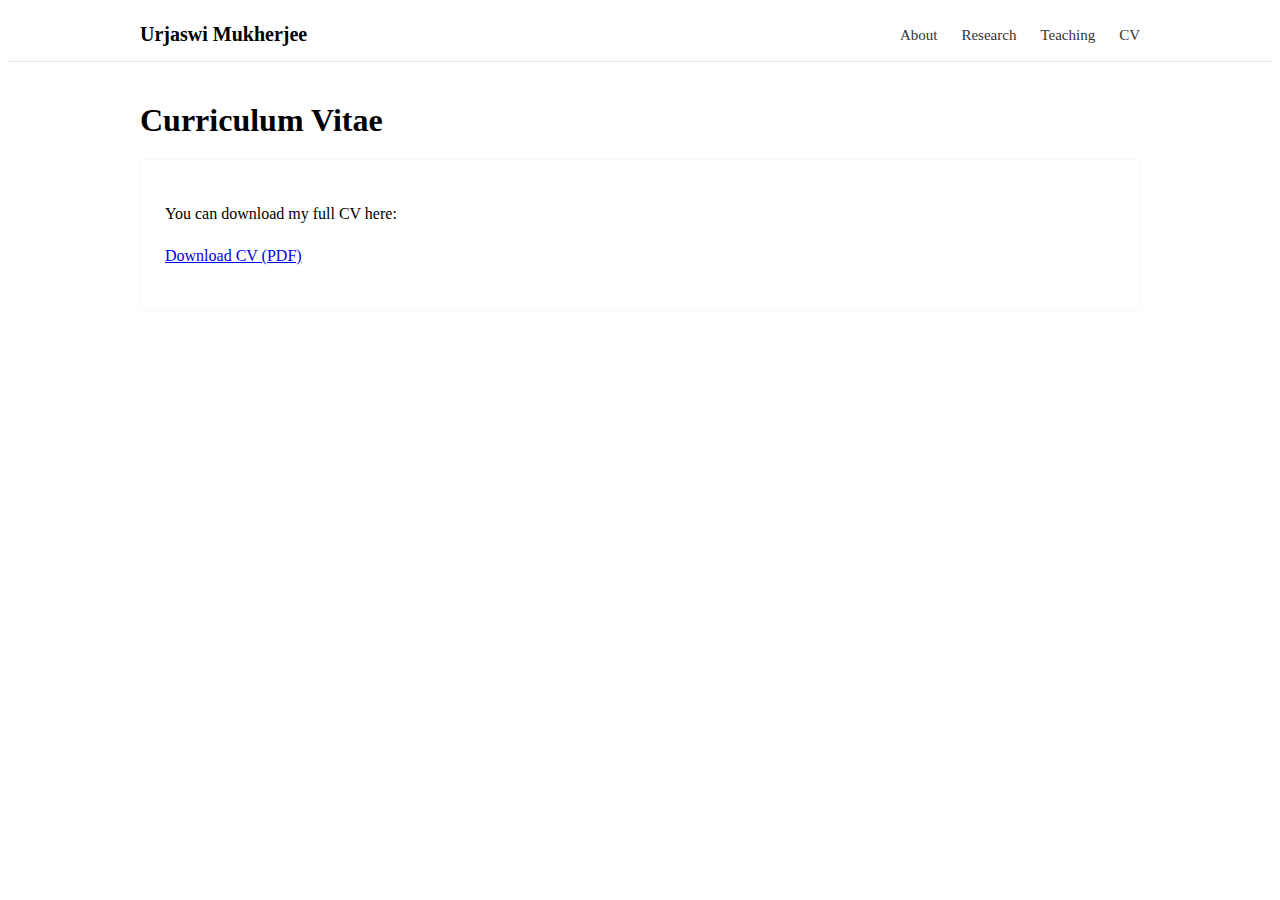
<file: cv.html>
<!DOCTYPE html>
<html lang="en">
<head>
  <meta charset="UTF-8" />
  <title>CV | Urjaswi Mukherjee</title>
  <meta name="viewport" content="width=device-width, initial-scale=1" />
  <link rel="stylesheet" href="style.css" />
</head>
<body>

<header>
  <div class="navbar">
    <div class="nav-left">Urjaswi Mukherjee</div>
    <div class="nav-right">
      <a href="index.html">About</a>
      <a href="research.html">Research</a>
      <a href="teaching.html">Teaching</a>
      <a href="cv.html">CV</a>
    </div>
  </div>
</header>

<div class="main">
  <h1>Curriculum Vitae</h1>

  <div class="content-box">
    <p>
      You can download my full CV here:
    </p>
    <p>
      <!-- Upload cv.pdf to the repository -->
      <a href="cv.pdf" target="_blank">Download CV (PDF)</a>
    </p>
  </div>
</div>

</body>
</html>
</file>
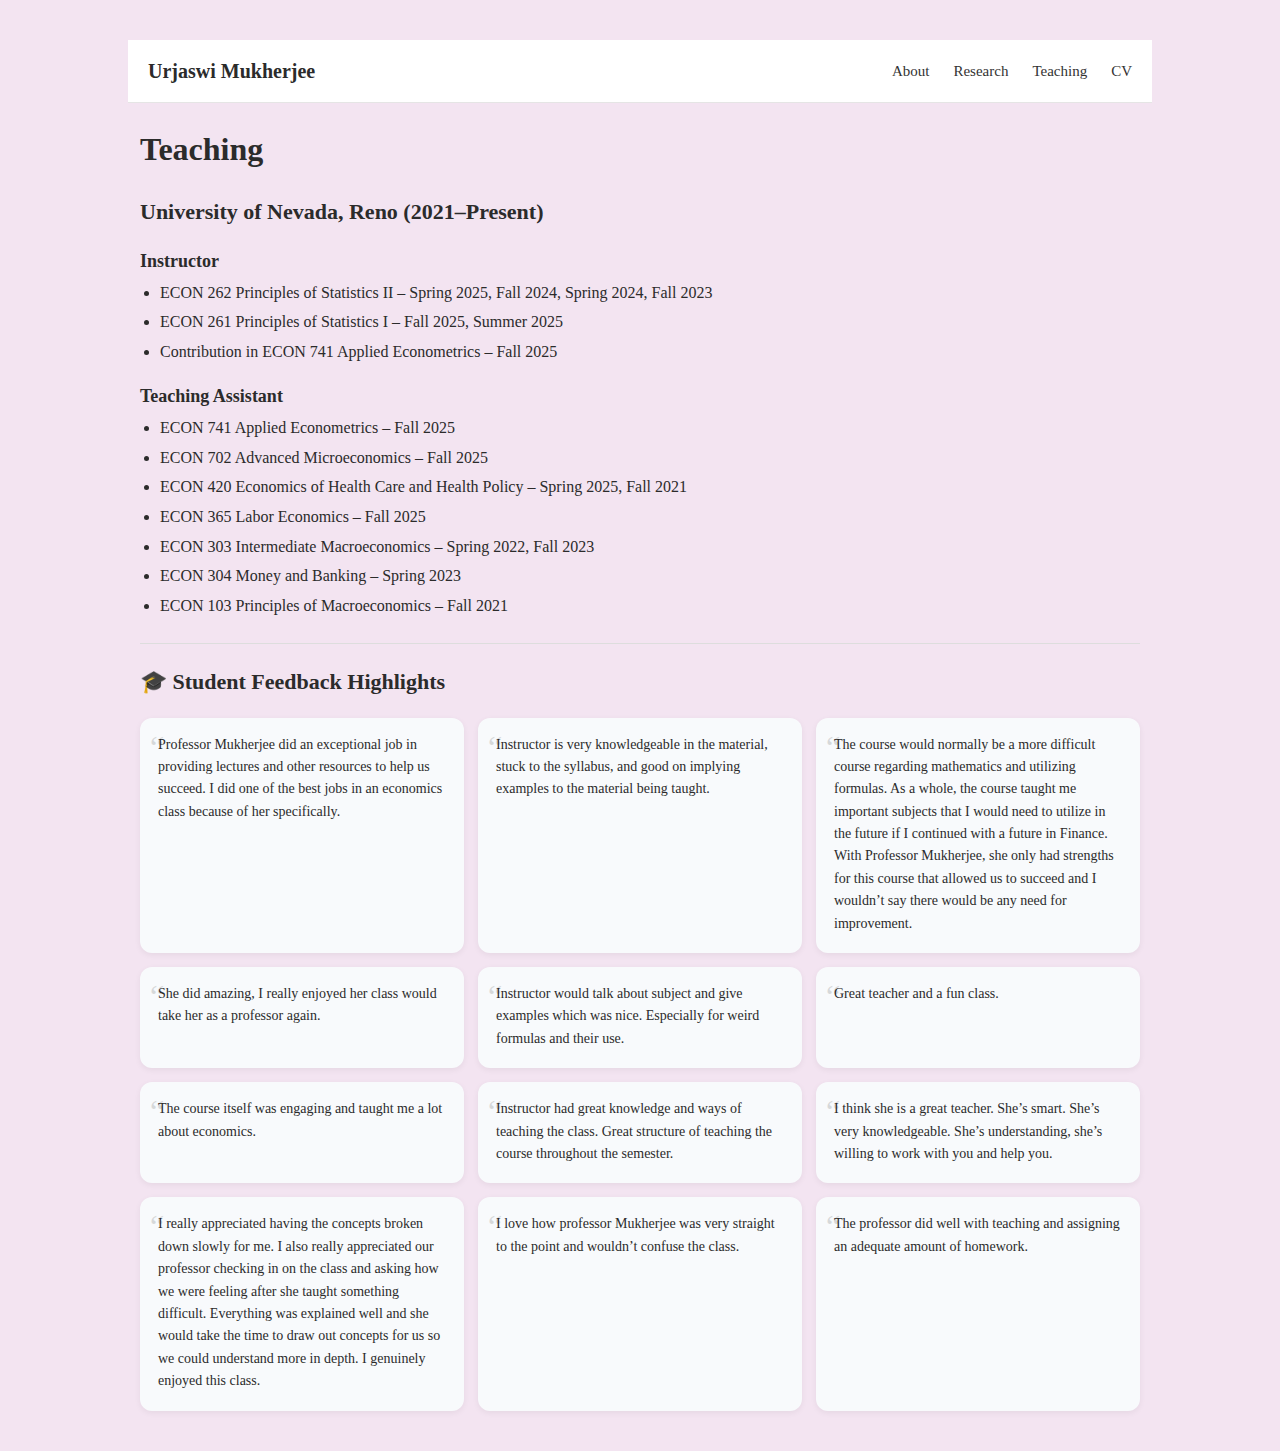
<file: teaching.html>
<!DOCTYPE html>
<html lang="en">
<head>
  <meta charset="UTF-8" />
  <title>Teaching | Urjaswi Mukherjee</title>
  <meta name="viewport" content="width=device-width, initial-scale=1" />
  <link rel="stylesheet" href="style.css" />
</head>
<body>

<header>
  <div class="navbar">
    <div class="nav-left">Urjaswi Mukherjee</div>
    <div class="nav-right">
      <a href="index.html">About</a>
      <a href="research.html">Research</a>
      <a href="teaching.html">Teaching</a>
      <a href="cv.html">CV</a>
    </div>
  </div>
</header>

<style>
    body {
      margin: 0;
      padding: 40px 10%;
      background: #f3e4f1;
      color: #2b2b2b;
      font-family: "Source Serif 4", "Georgia", "Times New Roman", serif;
      line-height: 1.6;
    }

    #teaching {
      max-width: 1000px;
      margin: 0 auto;
    }

    #teaching h1 {
      font-family: "Playfair Display", "Georgia", serif;
      font-size: 32px;
      margin-bottom: 6px;
    }

    #teaching h2 {
      font-size: 22px;
      margin-top: 18px;
      margin-bottom: 6px;
      font-weight: 600;
    }

    #teaching h3 {
      font-size: 18px;
      margin-top: 18px;
      margin-bottom: 4px;
      font-weight: 600;
    }

    #teaching ul {
      margin-top: 4px;
      padding-left: 20px;
    }

    #teaching li {
      margin-bottom: 4px;
    }

    /* Thin divider between sections */
    .teaching-divider {
      border-top: 1px solid #ddd;
      margin: 25px 0 20px 0;
    }

    /* Feedback cards layout */
    .feedback-grid {
      display: flex;
      flex-wrap: wrap;
      gap: 14px;
      justify-content: center;
      margin-top: 18px;
    }

    .feedback-card {
      position: relative;
      flex: 1 1 260px;
      max-width: 320px;
      background: #f8fafc;
      border-radius: 12px;
      padding: 16px 18px 18px 18px;
      font-size: 14px;
      box-shadow: 0 2px 6px rgba(0,0,0,0.06);
    }

    .feedback-card::before {
      content: "“";
      position: absolute;
      top: 4px;
      left: 10px;
      font-size: 32px;
      opacity: 0.16;
    }

    .feedback-card:hover {
      transform: translateY(-2px);
      box-shadow: 0 4px 10px rgba(0,0,0,0.08);
    }

    /* Small screens */
    @media (max-width: 768px) {
      body {
        padding: 24px 16px;
      }
    }
  </style>
</head>
<body>

<section id="teaching">
  <h1>Teaching</h1>

  <h2>University of Nevada, Reno (2021–Present)</h2>

  <h3>Instructor</h3>
  <ul>
    <li>ECON 262 Principles of Statistics II – Spring 2025, Fall 2024, Spring 2024, Fall 2023</li>
    <li>ECON 261 Principles of Statistics I – Fall 2025, Summer 2025</li>
    <li>Contribution in ECON 741 Applied Econometrics – Fall 2025</li>
  </ul>

  <h3>Teaching Assistant</h3>
  <ul>
    <li>ECON 741 Applied Econometrics – Fall 2025</li>
    <li>ECON 702 Advanced Microeconomics – Fall 2025</li>
    <li>ECON 420 Economics of Health Care and Health Policy – Spring 2025, Fall 2021</li>
    <li>ECON 365 Labor Economics – Fall 2025</li>
    <li>ECON 303 Intermediate Macroeconomics – Spring 2022, Fall 2023</li>
    <li>ECON 304 Money and Banking – Spring 2023</li>
    <li>ECON 103 Principles of Macroeconomics – Fall 2021</li>
  </ul>

  <div class="teaching-divider"></div>

  <h2>🎓 Student Feedback Highlights</h2>

  <div class="feedback-grid">
    <div class="feedback-card">
      Professor Mukherjee did an exceptional job in providing lectures and other resources to help us succeed.
      I did one of the best jobs in an economics class because of her specifically.
    </div>

    <div class="feedback-card">
      Instructor is very knowledgeable in the material, stuck to the syllabus, and good on implying examples to the material being taught.
    </div>

    <div class="feedback-card">
      The course would normally be a more difficult course regarding mathematics and utilizing formulas. As a whole, the course taught me important subjects that I would need to utilize in the future if I continued with a future in Finance. With Professor Mukherjee, she only had strengths for this course that allowed us to succeed and I wouldn’t say there would be any need for improvement.
    </div>

    <div class="feedback-card">
      She did amazing, I really enjoyed her class would take her as a professor again.
    </div>

    <div class="feedback-card">
      Instructor would talk about subject and give examples which was nice. Especially for weird formulas and their use.
    </div>

    <div class="feedback-card">
      Great teacher and a fun class.
    </div>

    <div class="feedback-card">
      The course itself was engaging and taught me a lot about economics.
    </div>

    <div class="feedback-card">
      Instructor had great knowledge and ways of teaching the class. Great structure of teaching the course throughout the semester.
    </div>

    <div class="feedback-card">
      I think she is a great teacher. She’s smart. She’s very knowledgeable. She’s understanding, she’s willing to work with you and help you.
    </div>

    <div class="feedback-card">
      I really appreciated having the concepts broken down slowly for me. I also really appreciated our professor checking in on the class and asking how we were feeling after she taught something difficult. Everything was explained well and she would take the time to draw out concepts for us so we could understand more in depth. I genuinely enjoyed this class.
    </div>

    <div class="feedback-card">
      I love how professor Mukherjee was very straight to the point and wouldn’t confuse the class.
    </div>

    <div class="feedback-card">
      The professor did well with teaching and assigning an adequate amount of homework. 
    </div>
  </div>
</section>

</body>
</html>
</file>
<file: style.css>
style.css
/* General page setup */
body {
  margin: 0;
  font-family: "Georgia", "Times New Roman", serif;
  background: #faf5ff;      /* soft lavender */
  color: #222;
}

/* Top navigation bar */
header {
  background: #ffffff;
  border-bottom: 1px solid #e5e5e5;
  position: sticky;
  top: 0;
  z-index: 10;
}

.navbar {
  max-width: 1000px;
  margin: 0 auto;
  padding: 15px 20px;
  display: flex;
  align-items: center;
  justify-content: space-between;
}

.nav-left {
  font-weight: bold;
  font-size: 20px;
}

.nav-right a {
  margin-left: 20px;
  text-decoration: none;
  color: #333;
  font-size: 15px;
}

.nav-right a:hover {
  text-decoration: underline;
}

/* Main content wrapper */
.main {
  max-width: 1000px;
  margin: 40px auto;
  padding: 0 20px 40px 20px;
}

/* Top section with photo + text */
.top-section {
  display: flex;
  gap: 40px;
  align-items: flex-start;
}

.profile-pic {
  width: 180px;
  height: 180px;
  border-radius: 4px;
  object-fit: cover;
}

/* Name + divider */
.name {
  font-size: 32px;
  font-weight: bold;
  margin-bottom: 5px;
}

.divider {
  margin: 10px 0 20px 0;
  width: 80px;
  border: none;
  border-top: 2px solid #ddd;
}

/* Text + sections */
.info-line {
  margin: 4px 0;
  font-size: 15px;
}

.contact-links {
  margin-top: 15px;
  display: flex;
  gap: 15px;
  font-size: 14px;
}

.contact-links a {
  text-decoration: none;
  color: #333;
}

.contact-links a:hover {
  text-decoration: underline;
}

.section {
  margin-top: 50px;
}

.section h2 {
  font-size: 24px;
  margin-bottom: 10px;
}

p {
  line-height: 1.6;
  font-size: 16px;
}

/* Lists */
ul {
  line-height: 1.6;
  font-size: 16px;
}

/* Simple “card” look for content blocks on Research / Teaching pages */
.content-box {
  background: #ffffff;
  padding: 25px;
  border-radius: 4px;
  box-shadow: 0 0 4px rgba(0, 0, 0, 0.05);
}
</file>
